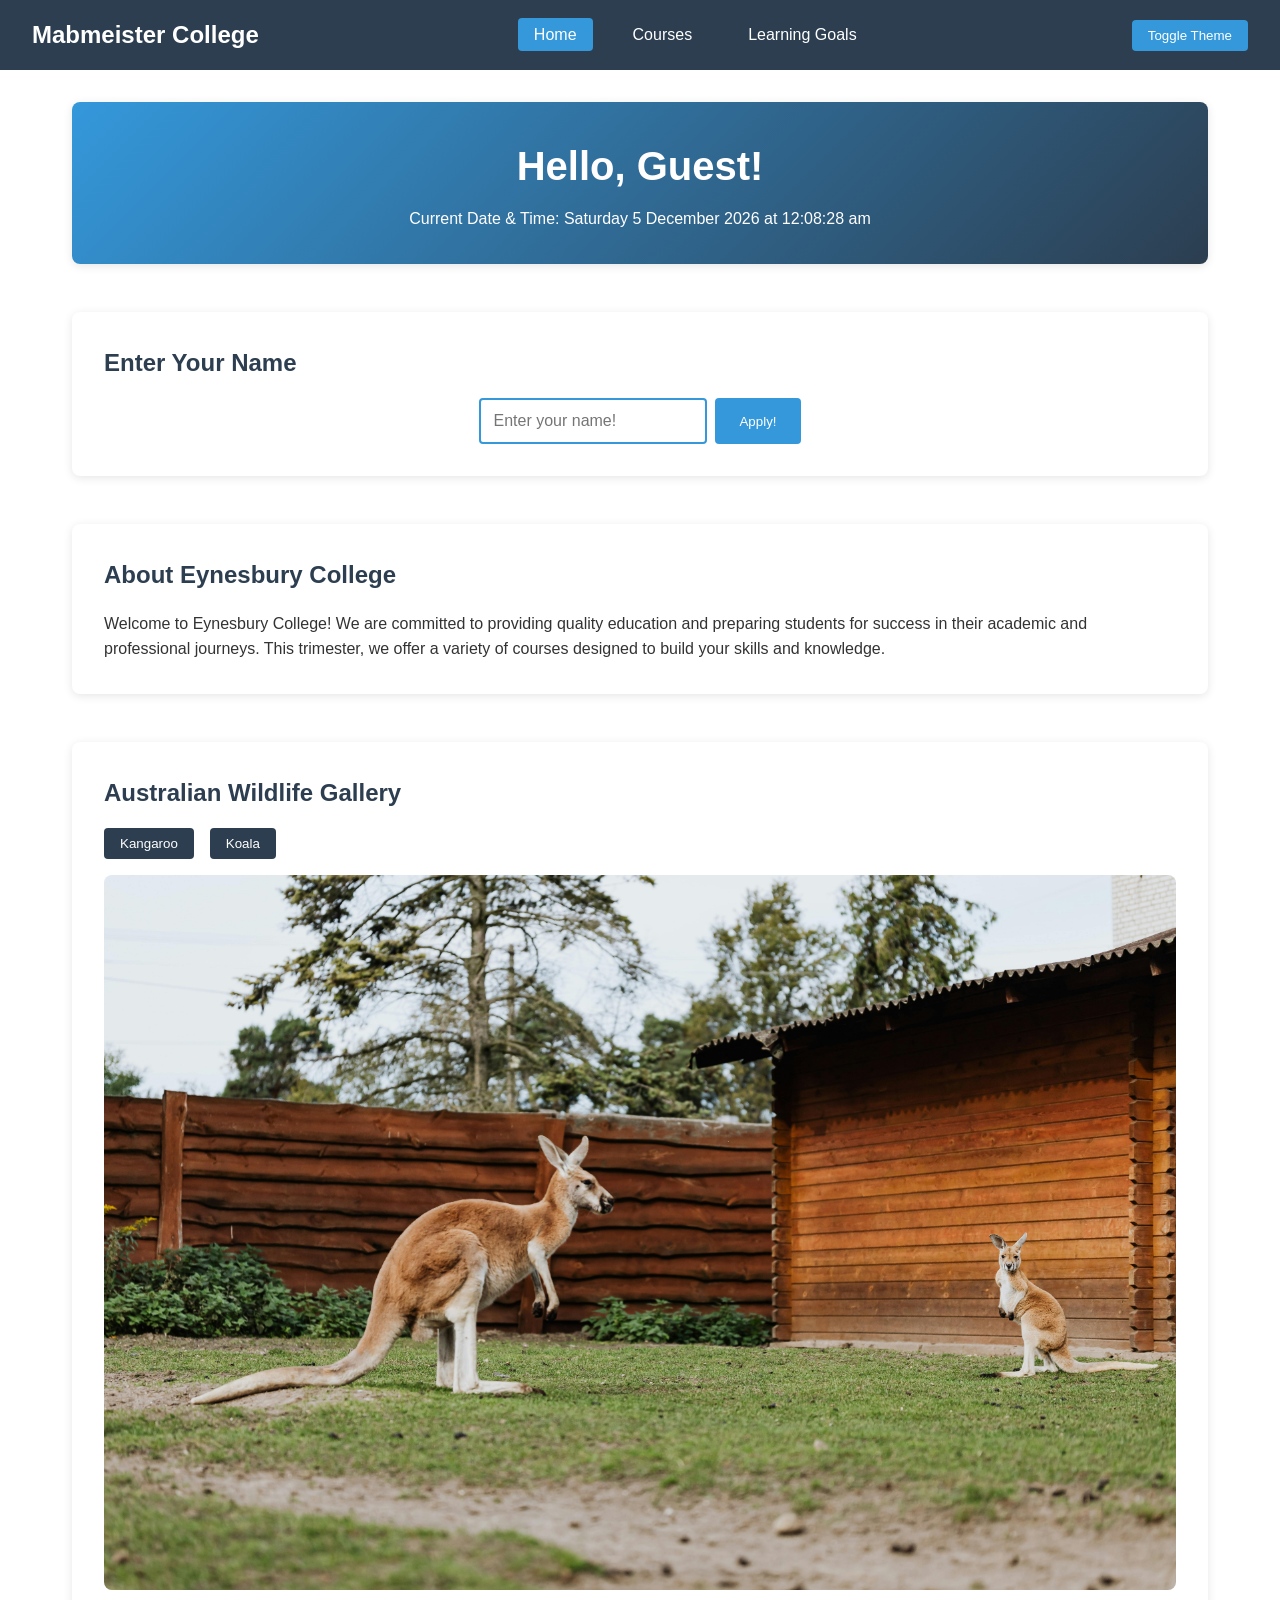
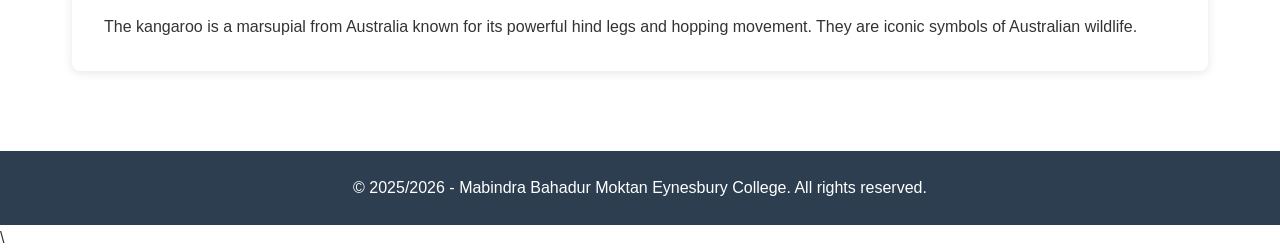
<file: index.html>
<!DOCTYPE html>
<html lang="en" data-theme="light">
<head>
    <meta charset="UTF-8">
    <meta name="viewport" content="width=device-width, initial-scale=1.0">
    <title>Mabmeister College - First Trimester</title>
    <meta name="description" content="Eynesbury College website showcasing first trimester courses and information">
    <link rel="stylesheet" href="base.css">
</head>
<body onload="initPage()">
    <header>
        <nav>
            <div class="nav-brand">Mabmeister College</div>
            <ul class="nav-links">
                <li><a href="index.html" class="active">Home</a></li>
                <li><a href="course.html">Courses</a></li>
                <li><a href="Learninglist.html">Learning Goals</a></li>
            </ul>
            <button id="themeToggle" onclick="toggleTheme()">Toggle Theme</button>
        </nav>
    </header>

    <main>
        <!-- Welcome Section -->
        <section class="welcome-section">
            <h1 id="greeting">Hello, Guest!</h1>
            <p id="dateTime"></p>
        </section>

        <!-- Name Input Section -->
        <section class="name-input-section">
            <h2>Enter Your Name</h2>
            <div class="input-group">
                <input type="text" id="username" placeholder="Enter your name!">
                <button onclick="updateGreeting()">Apply!</button>
            </div>
        </section>

        <!-- About Section -->
        <section class="about-section">
            <h2>About Eynesbury College</h2>
            <p>Welcome to Eynesbury College! We are committed to providing quality education and preparing students for success in their academic and professional journeys. This trimester, we offer a variety of courses designed to build your skills and knowledge.</p>
        </section>

        <!-- Interactive Image Gallery -->
        <section class="gallery-section">
            <h2>Australian Wildlife Gallery</h2>
            <div class="gallery-buttons">
                <button onclick="showKangaroo()">Kangaroo</button>
                <button onclick="showKoala()">Koala</button>
            </div>
            <div class="gallery-content">
                <img id="galleryImage" src="photos/Kang.jpg" alt="Australian Wildlife">
                <p id="galleryDescription">The kangaroo is a marsupial from Australia known for its powerful hind legs and hopping movement. They are iconic symbols of Australian wildlife.</p>
                <p><a href="/Users/mabindramoktan/Downloads/Kang.jpg" target="_blank"></a></p>
            </div>
        </section>
    </main>

    <footer>
        <p>&copy; 2025/2026 - Mabindra Bahadur Moktan Eynesbury College. All rights reserved.</p>
    </footer>
    <script src="style.js"></script>
</body>
</html>
\
</file>
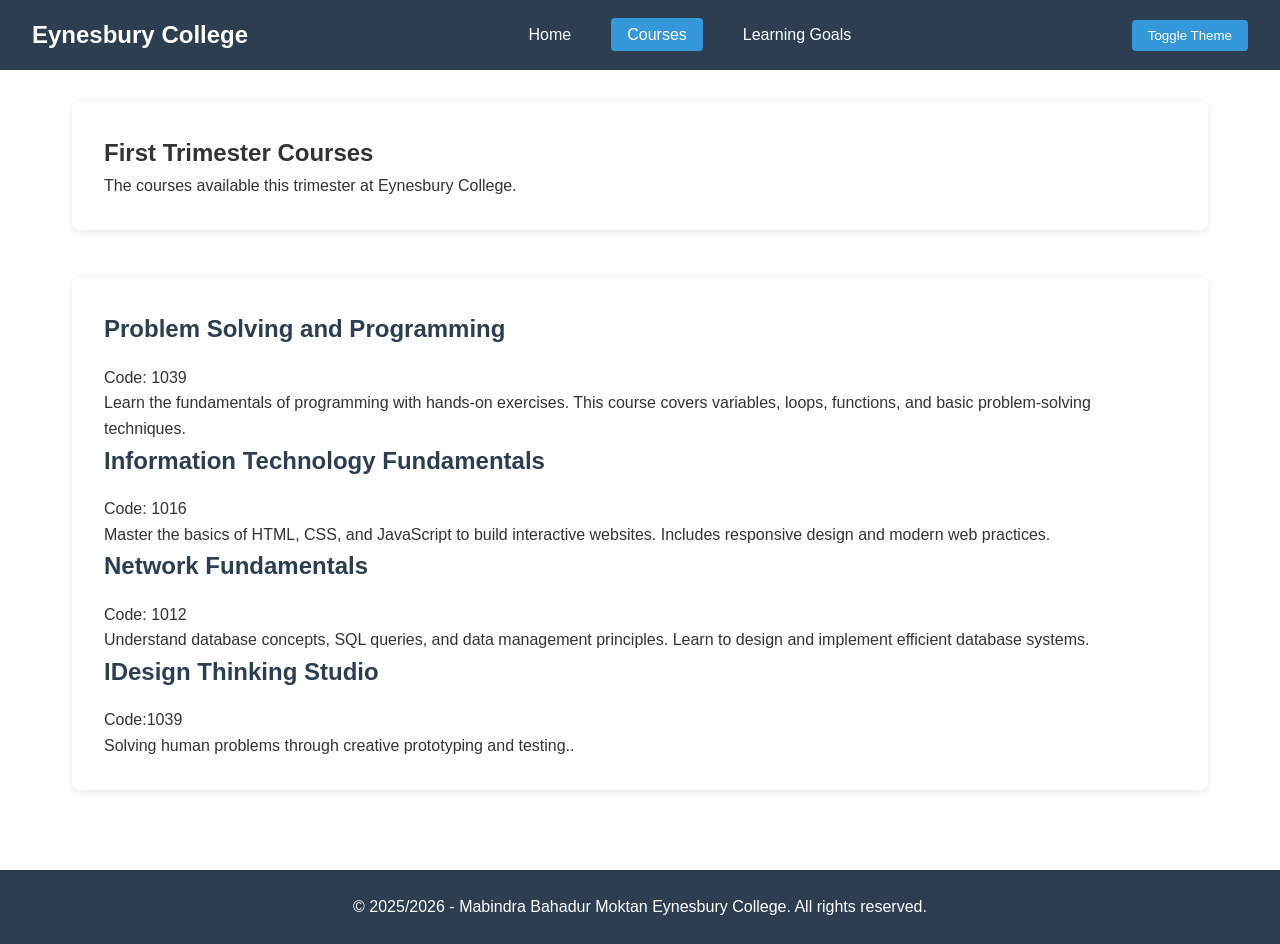
<file: course.html>
<!DOCTYPE html>
<html lang="en" data-theme="light">
<head>
    <meta charset="UTF-8">
    <meta name="viewport" content="width=device-width, initial-scale=1.0">
    <title>Courses - Eynesbury College</title>
    <meta name="description" content="First trimester courses at Eynesbury College">
    <link rel="stylesheet" href="base.css">
</head>
<body onload="initPage()">
    <header>
        <nav>
            <div class="nav-brand">Eynesbury College</div>
            <ul class="nav-links">
                <li><a href="index.html">Home</a></li>
                <li><a href="courses.html" class="active">Courses</a></li>
                <li><a href="Learninglist.html">Learning Goals</a></li>
            </ul>
            <button id="themeToggle" onclick="toggleTheme()">Toggle Theme</button>
        </nav>
    </header>

    <main>
        <section class="courses-header">
            <h1>First Trimester Courses</h1>
            <p>The courses available this trimester at Eynesbury College.</p>
        </section>

        <section class="courses-grid">
            <article class="course-card">
                <h2>Problem Solving and Programming</h2>
                <p class="course-code">Code: 1039</p>
                <p>Learn the fundamentals of programming with hands-on exercises. This course covers variables, loops, functions, and basic problem-solving techniques.</p>
            </article>

            <article class="course-card">
                <h2>Information Technology Fundamentals</h2>
                <p class="course-code">Code: 1016 </p>
                <p>Master the basics of HTML, CSS, and JavaScript to build interactive websites. Includes responsive design and modern web practices.</p>
            </article>

            <article class="course-card">
                <h2>Network Fundamentals</h2>
                <p class="course-code">Code: 1012</p>
                <p>Understand database concepts, SQL queries, and data management principles. Learn to design and implement efficient database systems.</p>
            </article>

            <article class="course-card">
                <h2>IDesign Thinking Studio</h2>
                <p class="course-code">Code:1039  </p>
                <p>Solving human problems through creative prototyping and testing..</p>
            </article>
        </section>
    </main>

    <footer>
        <p>&copy; 2025/2026 - Mabindra Bahadur Moktan Eynesbury College. All rights reserved.</p>
    </footer>

    <script src="style.js"></script>
</body>
</html>
</file>
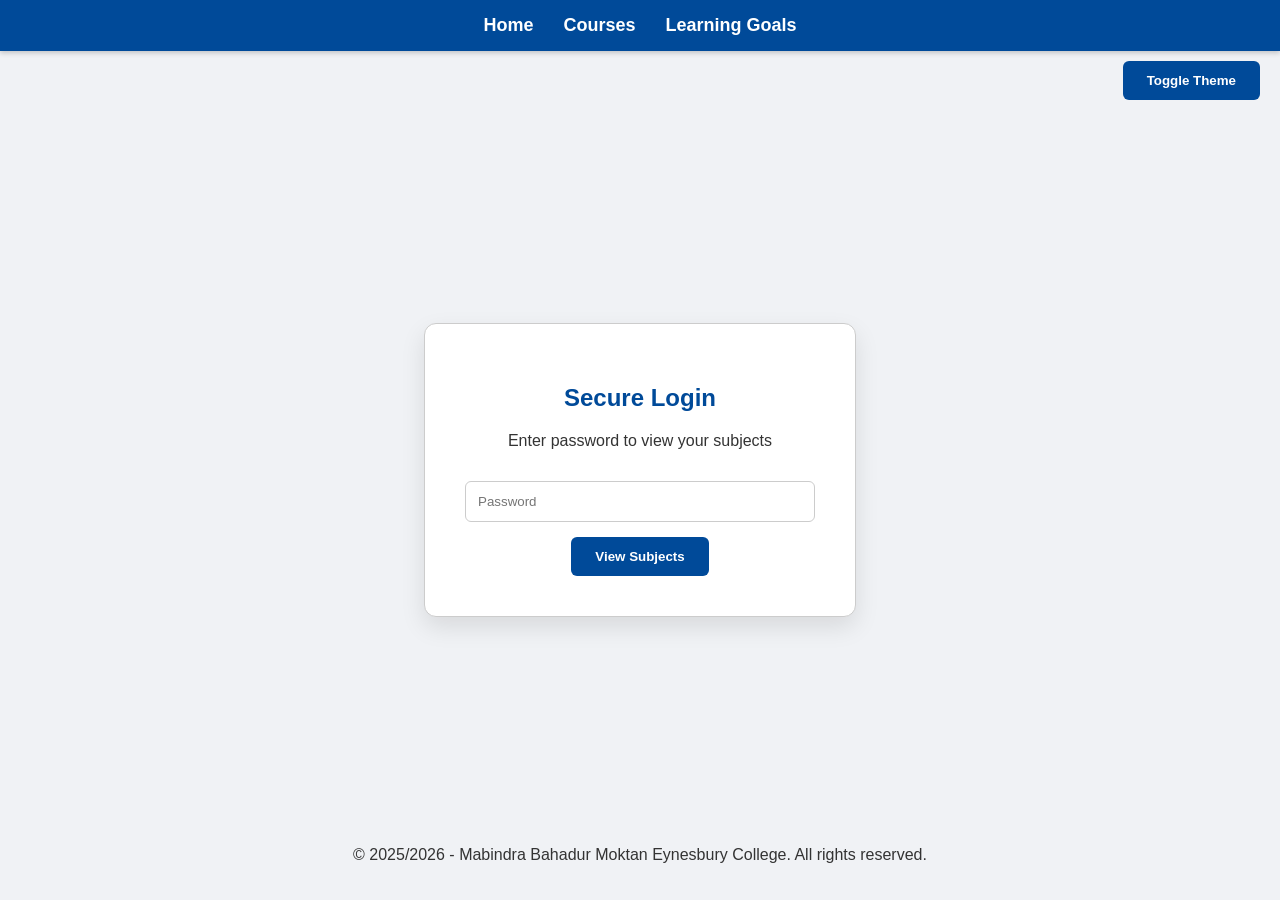
<file: Learninglist.html>
<!DOCTYPE html>
<html lang="en">
<head>
    <meta charset="UTF-8">
    <meta name="viewport" content="width=device-width, initial-scale=1.0">
    <title>Eynesbury College - Learning Goals</title>
    <style>
        :root {
            --bg: #f0f2f5;
            --text: #333;
            --box-bg: #ffffff;
            --primary: #004a99;
            --border: #ccc;
            --nav-bg: #004a99;
        }

        body.dark-mode {
            --bg: #1a1a1a;
            --text: #f4f4f4;
            --box-bg: #2d2d2d;
            --border: #444;
            --nav-bg: #002b5c;
        }

        body {
            background-color: var(--bg);
            color: var(--text);
            font-family: 'Segoe UI', sans-serif;
            margin: 0;
            padding: 0;
            transition: 0.3s;
            display: flex;
            flex-direction: column;
            align-items: center;
        }

        /* Navigation Bar */
        nav {
            width: 100%;
            background-color: var(--nav-bg);
            padding: 15px 0;
            display: flex;
            justify-content: center;
            gap: 30px;
            box-shadow: 0 2px 5px rgba(0,0,0,0.2);
        }

        nav a {
            color: white;
            text-decoration: none;
            font-weight: bold;
            font-size: 18px;
        }

        nav a:hover { text-decoration: underline; }

        /* Layout Containers */
        .main-content {
            display: flex;
            justify-content: center;
            align-items: center;
            flex-grow: 1;
            width: 100%;
            min-height: 80vh;
        }

        /* The Password Box */
        .login-box {
            background: var(--box-bg);
            padding: 40px;
            border-radius: 12px;
            box-shadow: 0 10px 25px rgba(0,0,0,0.1);
            text-align: center;
            width: 350px;
            border: 1px solid var(--border);
        }

        input[type="password"] {
            width: 100%;
            padding: 12px;
            margin: 15px 0;
            border: 1px solid var(--border);
            border-radius: 6px;
            box-sizing: border-box;
        }

        .btn {
            padding: 12px 24px;
            background-color: var(--primary);
            color: white;
            border: none;
            border-radius: 6px;
            cursor: pointer;
            font-weight: bold;
            transition: 0.2s;
        }

        .btn:hover { opacity: 0.8; transform: scale(1.02); }

        /* Subject Table */
        #content-screen { display: none; width: 90%; max-width: 900px; padding: 20px; }

        table {
            width: 100%;
            border-collapse: collapse;
            background: var(--box-bg);
            margin-top: 20px;
            border-radius: 8px;
            overflow: hidden;
            box-shadow: 0 4px 10px rgba(0,0,0,0.1);
        }

        th, td { padding: 15px; text-align: left; border-bottom: 1px solid var(--border); }
        th { background-color: var(--primary); color: white; }

        .controls {
            width: 100%;
            display: flex;
            justify-content: flex-end;
            padding: 10px 20px;
            box-sizing: border-box;
        }

        .error { color: #ff4d4d; font-size: 14px; margin-bottom: 10px; }
    </style>
</head>
<body>

    <nav>
        <a href="webpage.html">Home</a>
        <a href="course.html">Courses</a>
        <a href="#">Learning Goals</a>
    </nav>

    <div class="controls">
        <button class="btn" onclick="toggleTheme()">Toggle Theme</button>
    </div>

    <div class="main-content">
        <div id="password-screen" class="login-box">
            <h2 style="color: var(--primary);">Secure Login</h2>
            <p>Enter password to view your subjects</p>
            <div id="error-msg" class="error"></div>
            <input type="password" id="pass-input" placeholder="Password">
            <button class="btn" onclick="checkPassword()">View Subjects</button>
        </div>

        <div id="content-screen">
            <h2 style="text-align: center;">My Learning Goals</h2>
            <table>
                <thead>
                    <tr>
                        <th>Subject Name</th>
                        <th>Core Description</th>
                    </tr>
                </thead>
                <tbody id="subject-rows"></tbody>
            </table>
        </div>
    </div>
    <footer>
        <p>&copy; 2025/2026 - Mabindra Bahadur Moktan Eynesbury College. All rights reserved.</p>
    </footer>



    <script>
        const subjects = [
            { name: "IT Fundamentals", desc: "Computer hardware, operating systems, and basic software concepts." },
            { name: "Design Thinking Studio", desc: "Solving human problems through creative prototyping and testing." },
            { name: "Programming", desc: "Learning Python/JavaScript logic to solve computational problems." },
            { name: "Network Fundamentals", desc: "Understanding how the internet and local networks connect devices." }
        ];

        function checkPassword() {
            const userInput = document.getElementById("pass-input").value;
            const errorDiv = document.getElementById("error-msg");

            if (userInput === "Haneen") {
                document.getElementById("password-screen").style.display = "none";
                document.getElementById("content-screen").style.display = "block";
                
                const tableBody = document.getElementById("subject-rows");
                tableBody.innerHTML = subjects.map(s => `
                    <tr>
                        <td><strong>${s.name}</strong></td>
                        <td>${s.desc}</td>
                    </tr>
                `).join('');
            } else {
                errorDiv.innerText = "❌ Incorrect Password";
            }
        }

        function toggleTheme() {
            document.body.classList.toggle("dark-mode");
        }
    </script>
</body>
</html>
</file>
<file: base.css>
/* Theme Variables */
:root {
    --primary-color: #2c3e50;
    --secondary-color: #3498db;
    --bg-color: #ffffff;
    --font-color: #333333;
    --heading-color: #2c3e50;
}

[data-theme="dark"] {
    --primary-color: #ecf0f1;
    --secondary-color: #3498db;
    --bg-color: #1a1a2e;
    --font-color: #ecf0f1;
    --heading-color: #ecf0f1;
}

* { box-sizing: border-box; margin: 0; padding: 0; }

body {
    font-family: 'Segoe UI', Tahoma, Geneva, Verdana, sans-serif;
    background-color: var(--bg-color);
    color: var(--font-color);
    line-height: 1.6;
    transition: background-color 0.3s, color 0.3s;
}

header {
    background-color: var(--primary-color);
    padding: 1rem 2rem;
    position: sticky;
    top: 0;
    z-index: 100;
}

nav { display: flex; justify-content: space-between; align-items: center; flex-wrap: wrap; }
.nav-brand { font-size: 1.5rem; font-weight: bold; color: white; }
.nav-links { display: flex; list-style: none; gap: 1.5rem; }
.nav-links a { color: white; text-decoration: none; padding: 0.5rem 1rem; border-radius: 4px; transition: background-color 0.3s; }
.nav-links a:hover, .nav-links a.active { background-color: var(--secondary-color); }

#themeToggle {
    background-color: var(--secondary-color);
    color: white;
    border: none;
    padding: 0.5rem 1rem;
    border-radius: 4px;
    cursor: pointer;
}

main { max-width: 1200px; margin: 0 auto; padding: 2rem; }
section { margin-bottom: 3rem; padding: 2rem; background-color: var(--bg-color); border-radius: 8px; box-shadow: 0 2px 10px rgba(0,0,0,0.1); }

.welcome-section { text-align: center; background: linear-gradient(135deg, var(--secondary-color), var(--primary-color)); color: white; }
.welcome-section h1 { font-size: 2.5rem; margin-bottom: 0.5rem; }

h2 { color: var(--heading-color); margin-bottom: 1rem; }

.input-group { display: flex; gap: 0.5rem; justify-content: center; }
.input-group input { padding: 0.75rem; border: 2px solid var(--secondary-color); border-radius: 4px; font-size: 1rem; }
.input-group button { padding: 0.75rem 1.5rem; background-color: var(--secondary-color); color: white; border: none; border-radius: 4px; cursor: pointer; }

.gallery-buttons { display: flex; gap: 1rem; margin-bottom: 1rem; }
.gallery-buttons button { padding: 0.5rem 1rem; background-color: var(--primary-color); color: white; border: none; border-radius: 4px; cursor: pointer; }
.gallery-content img { max-width: 100%; height: auto; border-radius: 8px; margin-bottom: 1rem; }

footer { background-color: var(--primary-color); color: white; text-align: center; padding: 1.5rem; }
footer a { color: var(--secondary-color); }
</file>
